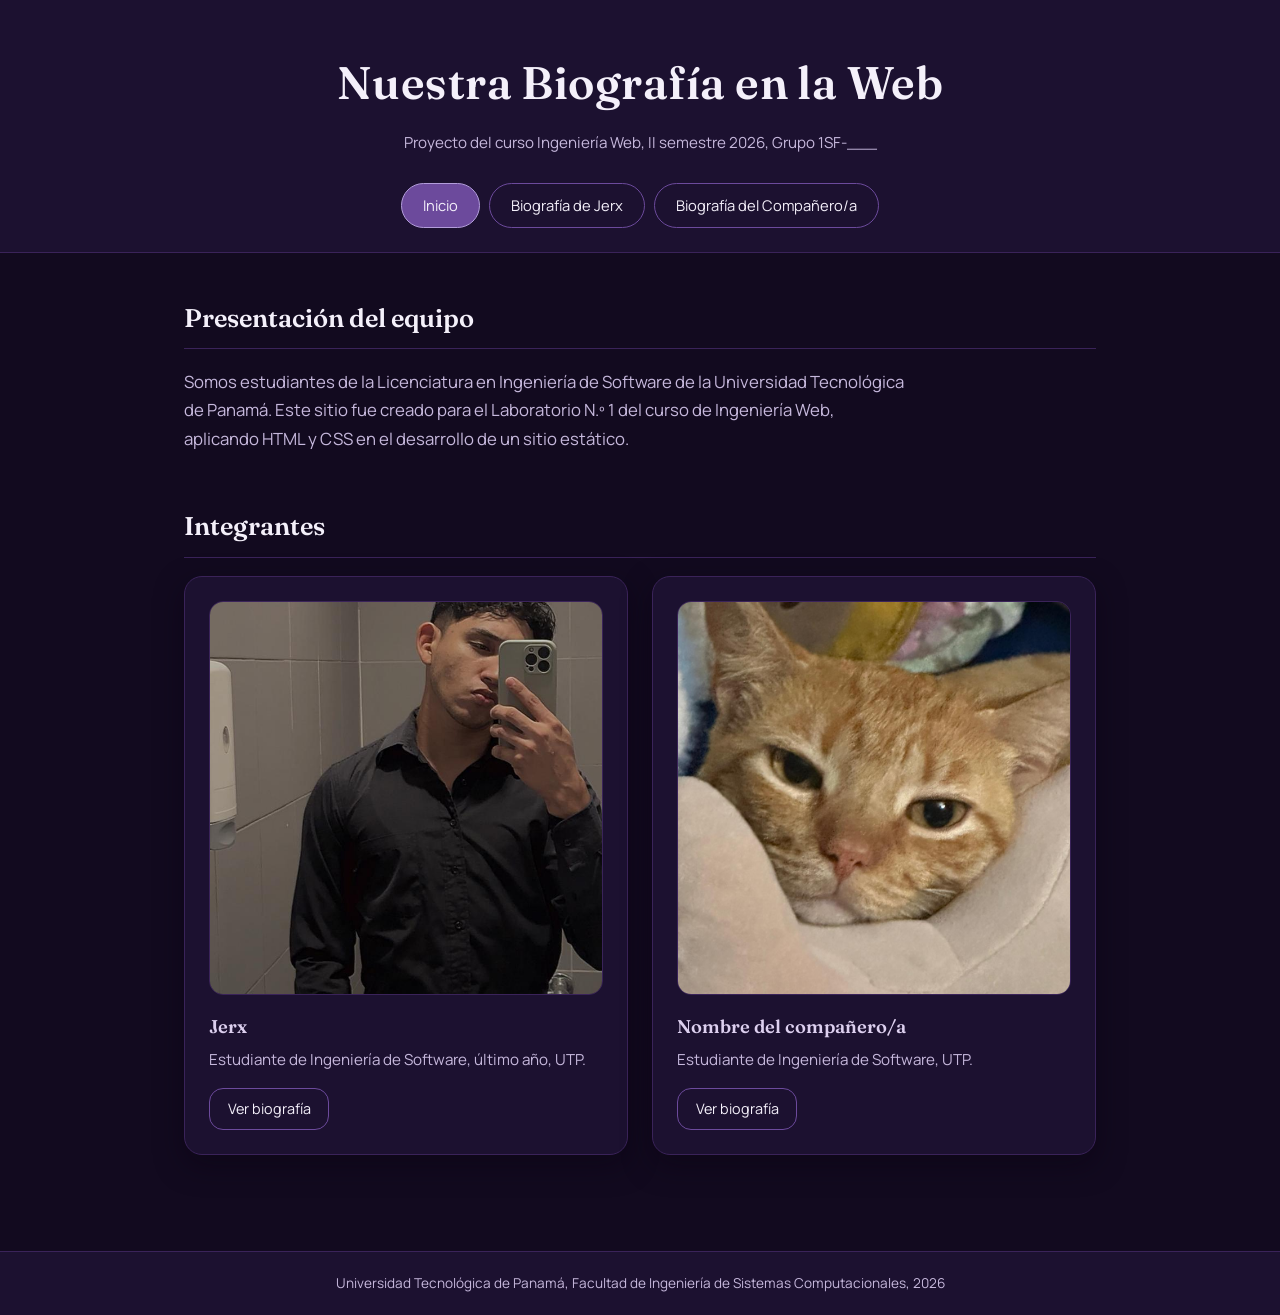
<file: index.html>
<!DOCTYPE html>
<html lang="es">
<head>
  <meta charset="UTF-8">
  <meta name="viewport" content="width=device-width, initial-scale=1.0">
  <title>Nuestra Biografía en la Web</title>
  <link rel="preconnect" href="https://fonts.googleapis.com">
  <link rel="preconnect" href="https://fonts.gstatic.com" crossorigin>
  <link href="https://fonts.googleapis.com/css2?family=Fraunces:opsz,wght@9..144,500;9..144,600;9..144,700&family=Manrope:wght@400;500;600;700&display=swap" rel="stylesheet">
  <link rel="stylesheet" href="css/estilos.css">
</head>
<body>

  <header class="header-principal">
    <h1>Nuestra Biografía en la Web</h1>
    <p class="subtitulo">Proyecto del curso Ingeniería Web, II semestre 2026, Grupo 1SF-___</p>
    <nav class="menu-navegacion">
      <ul>
        <li><a href="index.html" class="activo">Inicio</a></li>
        <li><a href="biografia1.html">Biografía de Jerx</a></li>
        <li><a href="biografia2.html">Biografía del Compañero/a</a></li>
      </ul>
    </nav>
  </header>

  <main>
    <section class="presentacion-equipo">
      <h2>Presentación del equipo</h2>
      <p>
        Somos estudiantes de la Licenciatura en Ingeniería de Software de la
        Universidad Tecnológica de Panamá. Este sitio fue creado para el
        Laboratorio N.º 1 del curso de Ingeniería Web, aplicando HTML y CSS
        en el desarrollo de un sitio estático.
      </p>
    </section>

    <section class="integrantes">
      <h2>Integrantes</h2>
      <div class="tarjetas-integrantes">
        <article class="tarjeta-integrante">
          <img src="img/perfil-jerx.jpeg" alt="Foto de perfil de Jerx">
          <h3>Jerx</h3>
          <p>Estudiante de Ingeniería de Software, último año, UTP.</p>
          <a href="biografia1.html" class="enlace-boton">Ver biografía</a>
        </article>

        <article class="tarjeta-integrante">
          <img src="img/placeholder.jpeg" alt="Foto de perfil del compañero o compañera">
          <h3>Nombre del compañero/a</h3>
          <p>Estudiante de Ingeniería de Software, UTP.</p>
          <a href="biografia2.html" class="enlace-boton">Ver biografía</a>
        </article>
      </div>
    </section>
  </main>

  <footer class="footer-principal">
    <p>Universidad Tecnológica de Panamá, Facultad de Ingeniería de Sistemas Computacionales, 2026</p>
  </footer>

</body>
</html>
</file>
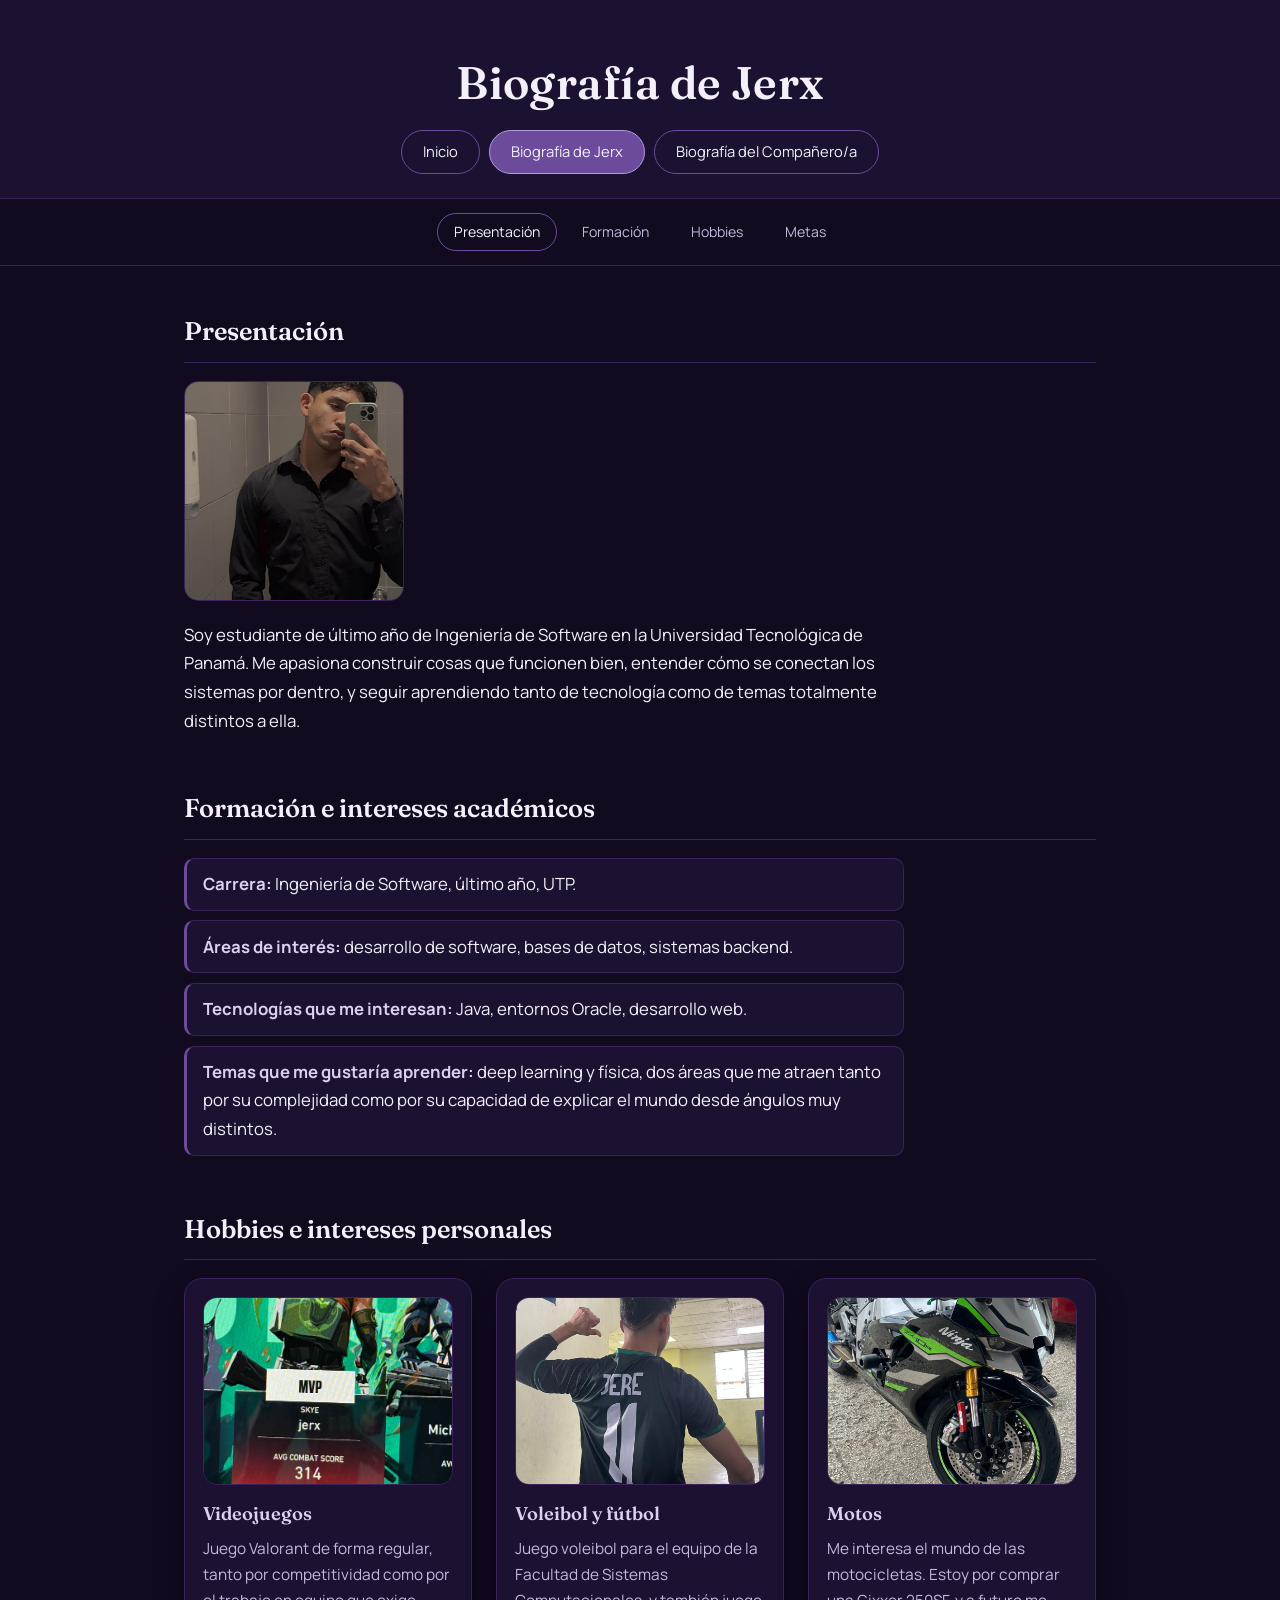
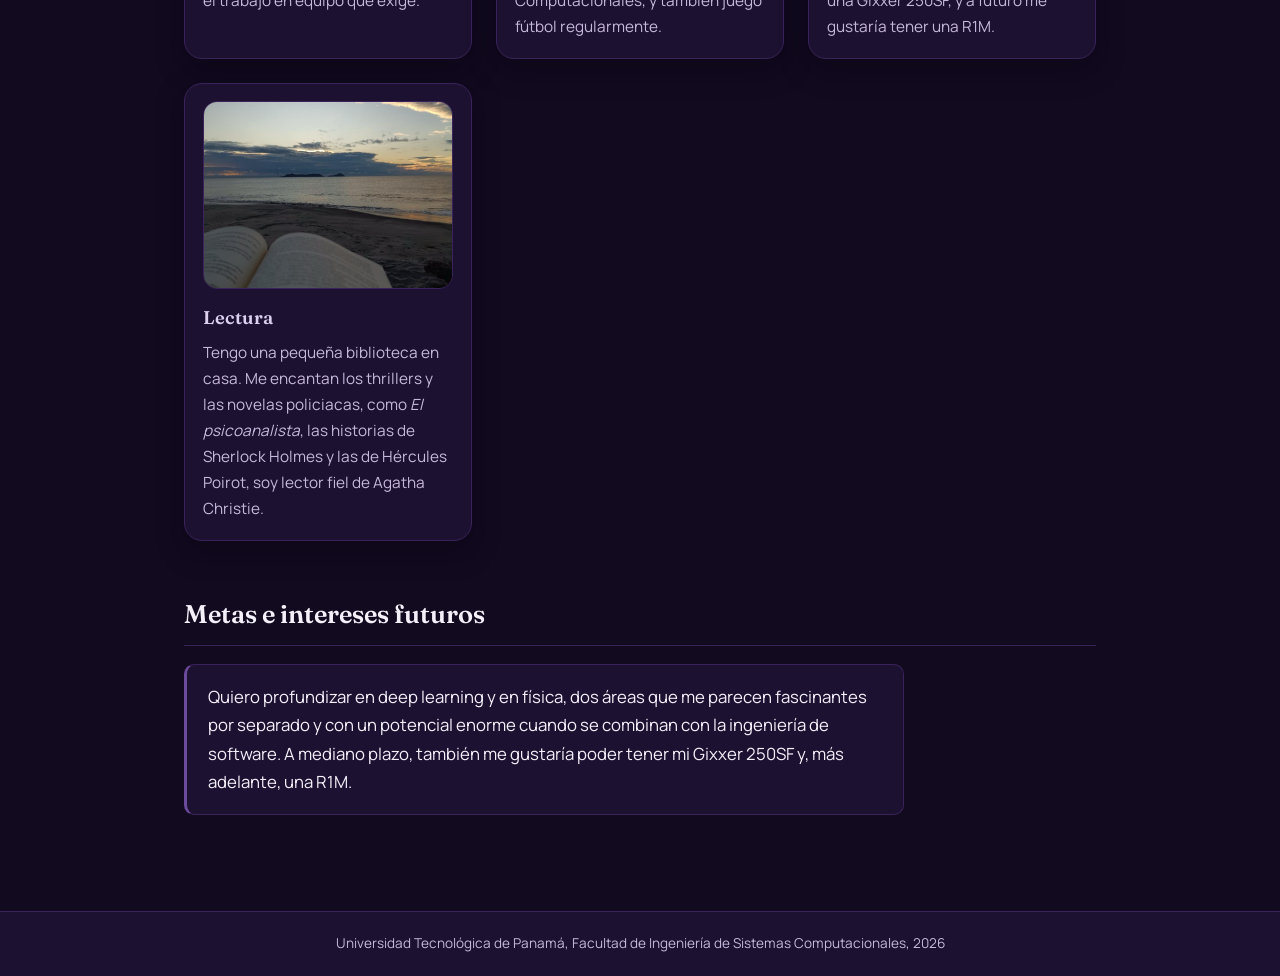
<file: biografia1.html>
<!DOCTYPE html>
<html lang="es">
<head>
  <meta charset="UTF-8">
  <meta name="viewport" content="width=device-width, initial-scale=1.0">
  <title>Biografía de Jerx</title>
  <link rel="preconnect" href="https://fonts.googleapis.com">
  <link rel="preconnect" href="https://fonts.gstatic.com" crossorigin>
  <link href="https://fonts.googleapis.com/css2?family=Fraunces:opsz,wght@9..144,500;9..144,600;9..144,700&family=Manrope:wght@400;500;600;700&display=swap" rel="stylesheet">
  <link rel="stylesheet" href="css/estilos.css">
</head>
<body>

  <header class="header-principal">
    <h1>Biografía de Jerx</h1>
    <nav class="menu-navegacion">
      <ul>
        <li><a href="index.html">Inicio</a></li>
        <li><a href="biografia1.html" class="activo">Biografía de Jerx</a></li>
        <li><a href="biografia2.html">Biografía del Compañero/a</a></li>
      </ul>
    </nav>
  </header>

  <nav class="menu-secciones" aria-label="Secciones de la biografía">
    <ul>
      <li><a href="#presentacion" data-seccion="presentacion">Presentación</a></li>
      <li><a href="#formacion" data-seccion="formacion">Formación</a></li>
      <li><a href="#hobbies" data-seccion="hobbies">Hobbies</a></li>
      <li><a href="#metas" data-seccion="metas">Metas</a></li>
    </ul>
  </nav>

  <main>
    <article class="biografia">

      <section id="presentacion" class="presentacion-personal">
        <h2>Presentación</h2>
        <img src="img/perfil-jerx.jpeg" alt="Foto de perfil de Jerx" class="foto-perfil">
        <p>
          Soy estudiante de último año de Ingeniería de Software en la
          Universidad Tecnológica de Panamá. Me apasiona construir cosas que
          funcionen bien, entender cómo se conectan los sistemas por dentro,
          y seguir aprendiendo tanto de tecnología como de temas totalmente
          distintos a ella.
        </p>
      </section>

      <section id="formacion" class="formacion">
        <h2>Formación e intereses académicos</h2>
        <ul>
          <li><strong>Carrera:</strong> Ingeniería de Software, último año, UTP.</li>
          <li><strong>Áreas de interés:</strong> desarrollo de software, bases de datos, sistemas backend.</li>
          <li><strong>Tecnologías que me interesan:</strong> Java, entornos Oracle, desarrollo web.</li>
          <li><strong>Temas que me gustaría aprender:</strong> deep learning y física, dos áreas que me atraen tanto por su complejidad como por su capacidad de explicar el mundo desde ángulos muy distintos.</li>
        </ul>
      </section>

      <section id="hobbies" class="hobbies">
        <h2>Hobbies e intereses personales</h2>
        <div class="grid-hobbies">
          <article class="hobby">
            <img src="img/valorant.jpeg" alt="Jugando Valorant">
            <h3>Videojuegos</h3>
            <p>Juego Valorant de forma regular, tanto por competitividad como por el trabajo en equipo que exige.</p>
          </article>

          <article class="hobby">
            <img src="img/voleibol.jpeg" alt="Jugando voleibol">
            <h3>Voleibol y fútbol</h3>
            <p>Juego voleibol para el equipo de la Facultad de Sistemas Computacionales, y también juego fútbol regularmente.</p>
          </article>

          <article class="hobby">
            <img src="img/motos.jpeg" alt="Motocicleta">
            <h3>Motos</h3>
            <p>Me interesa el mundo de las motocicletas. Estoy por comprar una Gixxer 250SF, y a futuro me gustaría tener una R1M.</p>
          </article>

          <article class="hobby">
            <img src="img/libros.jpeg" alt="Libros de misterio">
            <h3>Lectura</h3>
            <p>
              Tengo una pequeña biblioteca en casa. Me encantan los thrillers y las
              novelas policiacas, como <em>El psicoanalista</em>, las historias de
              Sherlock Holmes y las de Hércules Poirot, soy lector fiel de Agatha Christie.
            </p>
          </article>
        </div>
      </section>

      <section id="metas" class="metas">
        <h2>Metas e intereses futuros</h2>
        <p>
          Quiero profundizar en deep learning y en física, dos áreas que me
          parecen fascinantes por separado y con un potencial enorme cuando se
          combinan con la ingeniería de software. A mediano plazo, también me
          gustaría poder tener mi Gixxer 250SF y, más adelante, una R1M.
        </p>
      </section>

    </article>
  </main>

  <footer class="footer-principal">
    <p>Universidad Tecnológica de Panamá, Facultad de Ingeniería de Sistemas Computacionales, 2026</p>
  </footer>

  <script>
    // Resalta la sección activa en el menú de secciones mientras el usuario
    // navega por la página (sin dependencias externas).
    const enlacesSeccion = document.querySelectorAll('.menu-secciones a');
    const secciones = document.querySelectorAll('main section[id]');

    const observador = new IntersectionObserver((entradas) => {
      entradas.forEach((entrada) => {
        const enlace = document.querySelector(
          `.menu-secciones a[data-seccion="${entrada.target.id}"]`
        );
        if (!enlace) return;
        if (entrada.isIntersecting) {
          enlacesSeccion.forEach((a) => a.classList.remove('activo'));
          enlace.classList.add('activo');
        }
      });
    }, { rootMargin: '-40% 0px -50% 0px' });

    secciones.forEach((seccion) => observador.observe(seccion));
  </script>

</body>
</html>
</file>
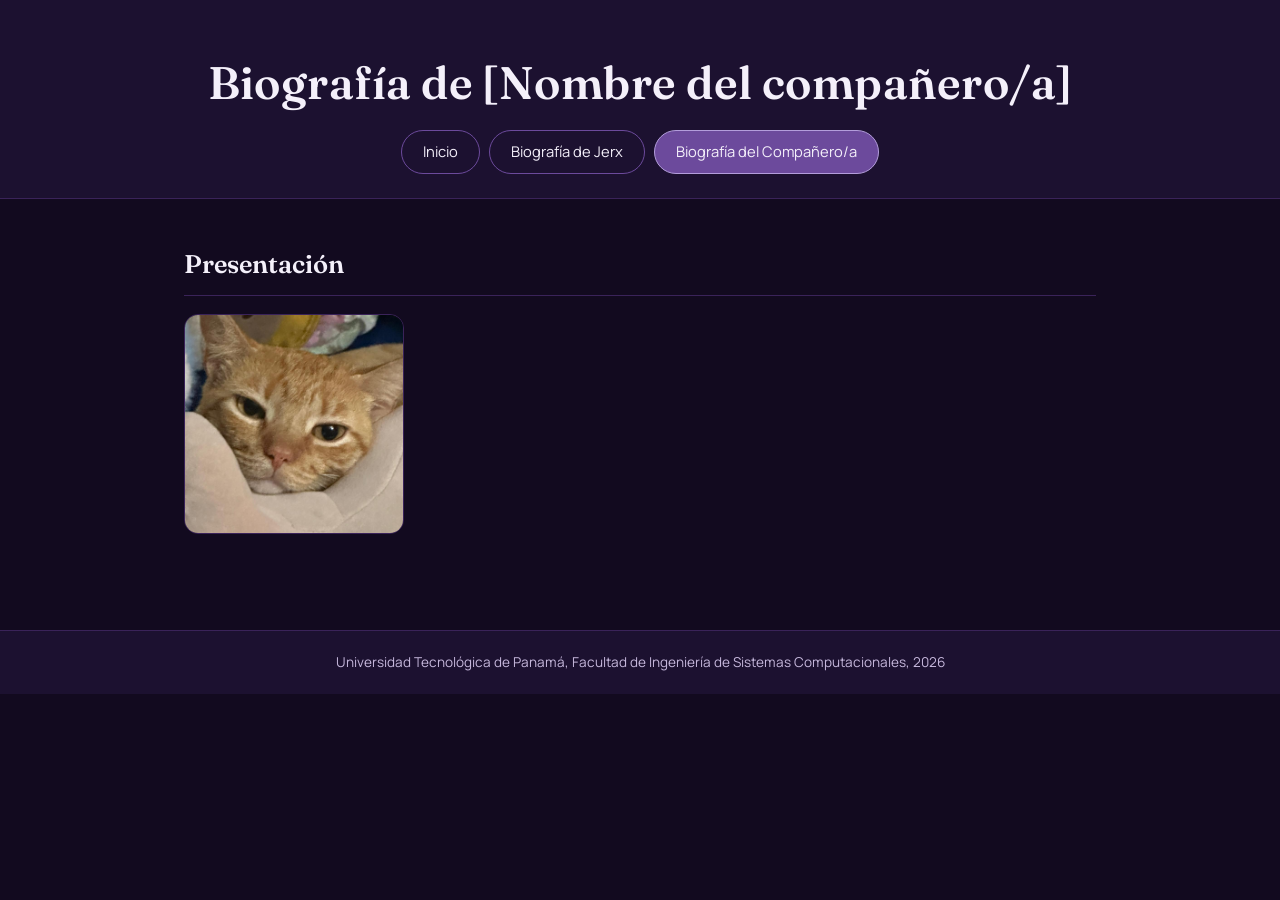
<file: biografia2.html>
<!DOCTYPE html>
<html lang="es">
<head>
  <meta charset="UTF-8">
  <meta name="viewport" content="width=device-width, initial-scale=1.0">
  <title>Biografía del Compañero/a</title>
  <link rel="preconnect" href="https://fonts.googleapis.com">
  <link rel="preconnect" href="https://fonts.gstatic.com" crossorigin>
  <link href="https://fonts.googleapis.com/css2?family=Fraunces:opsz,wght@9..144,500;9..144,600;9..144,700&family=Manrope:wght@400;500;600;700&display=swap" rel="stylesheet">
  <link rel="stylesheet" href="css/estilos.css">
</head>
<body>

  <header class="header-principal">
    <h1>Biografía de [Nombre del compañero/a]</h1>
    <nav class="menu-navegacion">
      <ul>
        <li><a href="index.html">Inicio</a></li>
        <li><a href="biografia1.html">Biografía de Jerx</a></li>
        <li><a href="biografia2.html" class="activo">Biografía del Compañero/a</a></li>
      </ul>
    </nav>
  </header>

  <main>
    <article class="biografia">

      <section id="presentacion" class="presentacion-personal">
        <h2>Presentación</h2>
        <img src="img/placeholder.jpeg" alt="Foto de perfil del compañero o compañera" class="foto-perfil">
        <p><!-- Breve descripción personal aquí --></p>
      </section>

    </article>
  </main>

  <footer class="footer-principal">
    <p>Universidad Tecnológica de Panamá, Facultad de Ingeniería de Sistemas Computacionales, 2026</p>
  </footer>

</body>
</html>
</file>
<file: css/estilos.css>
/* ===========================================
   SISTEMA DE DISEÑO — MONOCROMÁTICO MORADO
   =========================================== */
:root {
  /* Escala monocromática (morado oscuro → claro) */
  --morado-950: #120a1f;
  --morado-900: #1c1130;
  --morado-800: #291941;
  --morado-700: #3a2359;
  --morado-500: #6c4a9c;
  --morado-300: #b39ddb;
  --morado-200: #ddd0ef;

  --tinta: #f4f0fa;
  --tinta-tenue: #c6b8dc;

  --radio-suave: 14px;
  --radio-pastilla: 999px;

  --fuente-titulo: "Fraunces", "Georgia", serif;
  --fuente-texto: "Manrope", "Segoe UI", sans-serif;

  --ancho-lectura: 720px;
}

* {
  box-sizing: border-box;
  margin: 0;
  padding: 0;
}

html {
  scroll-behavior: smooth;
}

@media (prefers-reduced-motion: reduce) {
  html {
    scroll-behavior: auto;
  }
}

body {
  font-family: var(--fuente-texto);
  font-size: 1.05rem;
  color: var(--tinta);
  background-color: var(--morado-950);
  line-height: 1.7;
}

img {
  max-width: 100%;
  display: block;
  border-radius: var(--radio-suave);
}

a {
  color: var(--morado-200);
}

a:focus-visible,
button:focus-visible {
  outline: 2px solid var(--morado-300);
  outline-offset: 3px;
}

h1, h2, h3 {
  font-family: var(--fuente-titulo);
  font-weight: 600;
  color: var(--tinta);
}

/* ===========================================
   ENCABEZADO PRINCIPAL
   =========================================== */
.header-principal {
  background-color: var(--morado-900);
  border-bottom: 1px solid var(--morado-700);
  padding: 2.75rem 1.5rem 1.5rem;
  text-align: center;
}

.header-principal h1 {
  font-size: clamp(2rem, 4vw, 2.85rem);
  letter-spacing: 0.01em;
  margin-bottom: 0.5rem;
}

.subtitulo {
  color: var(--tinta-tenue);
  font-size: 0.95rem;
  margin-bottom: 1.75rem;
}

/* Menú global (entre páginas) */
.menu-navegacion ul {
  list-style: none;
  display: flex;
  justify-content: center;
  flex-wrap: wrap;
  gap: 0.6rem;
}

.menu-navegacion a {
  display: inline-block;
  text-decoration: none;
  color: var(--tinta);
  padding: 0.55rem 1.3rem;
  border-radius: var(--radio-pastilla);
  border: 1.5px solid var(--morado-500);
  background-color: transparent;
  font-size: 0.92rem;
  transition: background-color 0.2s ease, border-color 0.2s ease;
}

.menu-navegacion a:hover {
  background-color: var(--morado-800);
  border-color: var(--morado-300);
}

.menu-navegacion a.activo {
  background-color: var(--morado-500);
  border-color: var(--morado-300);
}

/* Menú secundario (por secciones dentro de la biografía) */
.menu-secciones {
  position: sticky;
  top: 0;
  z-index: 10;
  background-color: var(--morado-950);
  border-bottom: 1px solid var(--morado-700);
  padding: 0.85rem 1.5rem;
}

.menu-secciones ul {
  list-style: none;
  display: flex;
  justify-content: center;
  flex-wrap: wrap;
  gap: 0.5rem;
  max-width: 960px;
  margin: 0 auto;
}

.menu-secciones a {
  display: inline-block;
  text-decoration: none;
  color: var(--tinta-tenue);
  padding: 0.4rem 1rem;
  border-radius: var(--radio-pastilla);
  border: 1.5px solid transparent;
  font-size: 0.88rem;
  transition: color 0.2s ease, border-color 0.2s ease;
}

.menu-secciones a:hover,
.menu-secciones a.activo {
  color: var(--tinta);
  border-color: var(--morado-500);
}

/* ===========================================
   CONTENIDO PRINCIPAL
   =========================================== */
main {
  max-width: 960px;
  margin: 0 auto;
  padding: 2.75rem 1.5rem;
}

section {
  margin-bottom: 3.25rem;
  scroll-margin-top: 4.5rem;
}

section p {
  max-width: var(--ancho-lectura);
}

h2 {
  font-size: 1.6rem;
  border-bottom: 1px solid var(--morado-700);
  padding-bottom: 0.5rem;
  margin-bottom: 1.15rem;
}

h3 {
  font-size: 1.15rem;
  color: var(--morado-200);
  margin-bottom: 0.4rem;
}

.presentacion-equipo p {
  color: var(--tinta-tenue);
}

/* ===========================================
   TARJETAS DE INTEGRANTES (index)
   =========================================== */
.tarjetas-integrantes {
  display: flex;
  gap: 1.5rem;
  flex-wrap: wrap;
}

.tarjeta-integrante {
  background-color: var(--morado-900);
  border: 1px solid var(--morado-700);
  border-radius: 18px;
  padding: 1.5rem;
  flex: 1 1 280px;
  box-shadow: 0 10px 28px rgba(9, 4, 18, 0.5);
}

.tarjeta-integrante img {
  width: 100%;
  aspect-ratio: 1 / 1;
  object-fit: cover;
  margin-bottom: 1rem;
  border: 1px solid var(--morado-700);
}

.tarjeta-integrante h3 {
  margin-bottom: 0.3rem;
}

.tarjeta-integrante p {
  color: var(--tinta-tenue);
  font-size: 0.95rem;
  margin-bottom: 0.9rem;
}

.enlace-boton {
  display: inline-block;
  text-decoration: none;
  color: var(--tinta);
  border: 1.5px solid var(--morado-500);
  border-radius: var(--radio-suave);
  padding: 0.5rem 1.1rem;
  font-size: 0.9rem;
  transition: background-color 0.2s ease, border-color 0.2s ease;
}

.enlace-boton:hover {
  background-color: var(--morado-800);
  border-color: var(--morado-300);
}

/* ===========================================
   PÁGINAS DE BIOGRAFÍA
   =========================================== */
.foto-perfil {
  width: 220px;
  aspect-ratio: 1 / 1;
  object-fit: cover;
  margin-bottom: 1.25rem;
  border: 1px solid var(--morado-700);
}

.formacion ul {
  list-style: none;
  display: flex;
  flex-direction: column;
  gap: 0.6rem;
  max-width: var(--ancho-lectura);
}

.formacion li {
  background-color: var(--morado-900);
  border: 1px solid var(--morado-700);
  border-left: 3px solid var(--morado-500);
  border-radius: 10px;
  padding: 0.7rem 1rem;
}

.formacion strong {
  color: var(--morado-200);
}

.grid-hobbies {
  display: grid;
  grid-template-columns: repeat(auto-fit, minmax(230px, 1fr));
  gap: 1.5rem;
}

.hobby {
  background-color: var(--morado-900);
  border: 1px solid var(--morado-700);
  border-radius: 18px;
  padding: 1.1rem;
  box-shadow: 0 10px 28px rgba(9, 4, 18, 0.45);
}

.hobby img {
  width: 100%;
  aspect-ratio: 4 / 3;
  object-fit: cover;
  margin-bottom: 0.8rem;
  border: 1px solid var(--morado-700);
}

.hobby p {
  color: var(--tinta-tenue);
  font-size: 0.96rem;
}

.metas p {
  background-color: var(--morado-900);
  border: 1px solid var(--morado-700);
  border-left: 3px solid var(--morado-500);
  border-radius: 10px;
  padding: 1.1rem 1.3rem;
}

/* ===========================================
   PIE DE PÁGINA
   =========================================== */
.footer-principal {
  background-color: var(--morado-900);
  border-top: 1px solid var(--morado-700);
  color: var(--tinta-tenue);
  text-align: center;
  padding: 1.25rem;
  font-size: 0.85rem;
}
</file>
